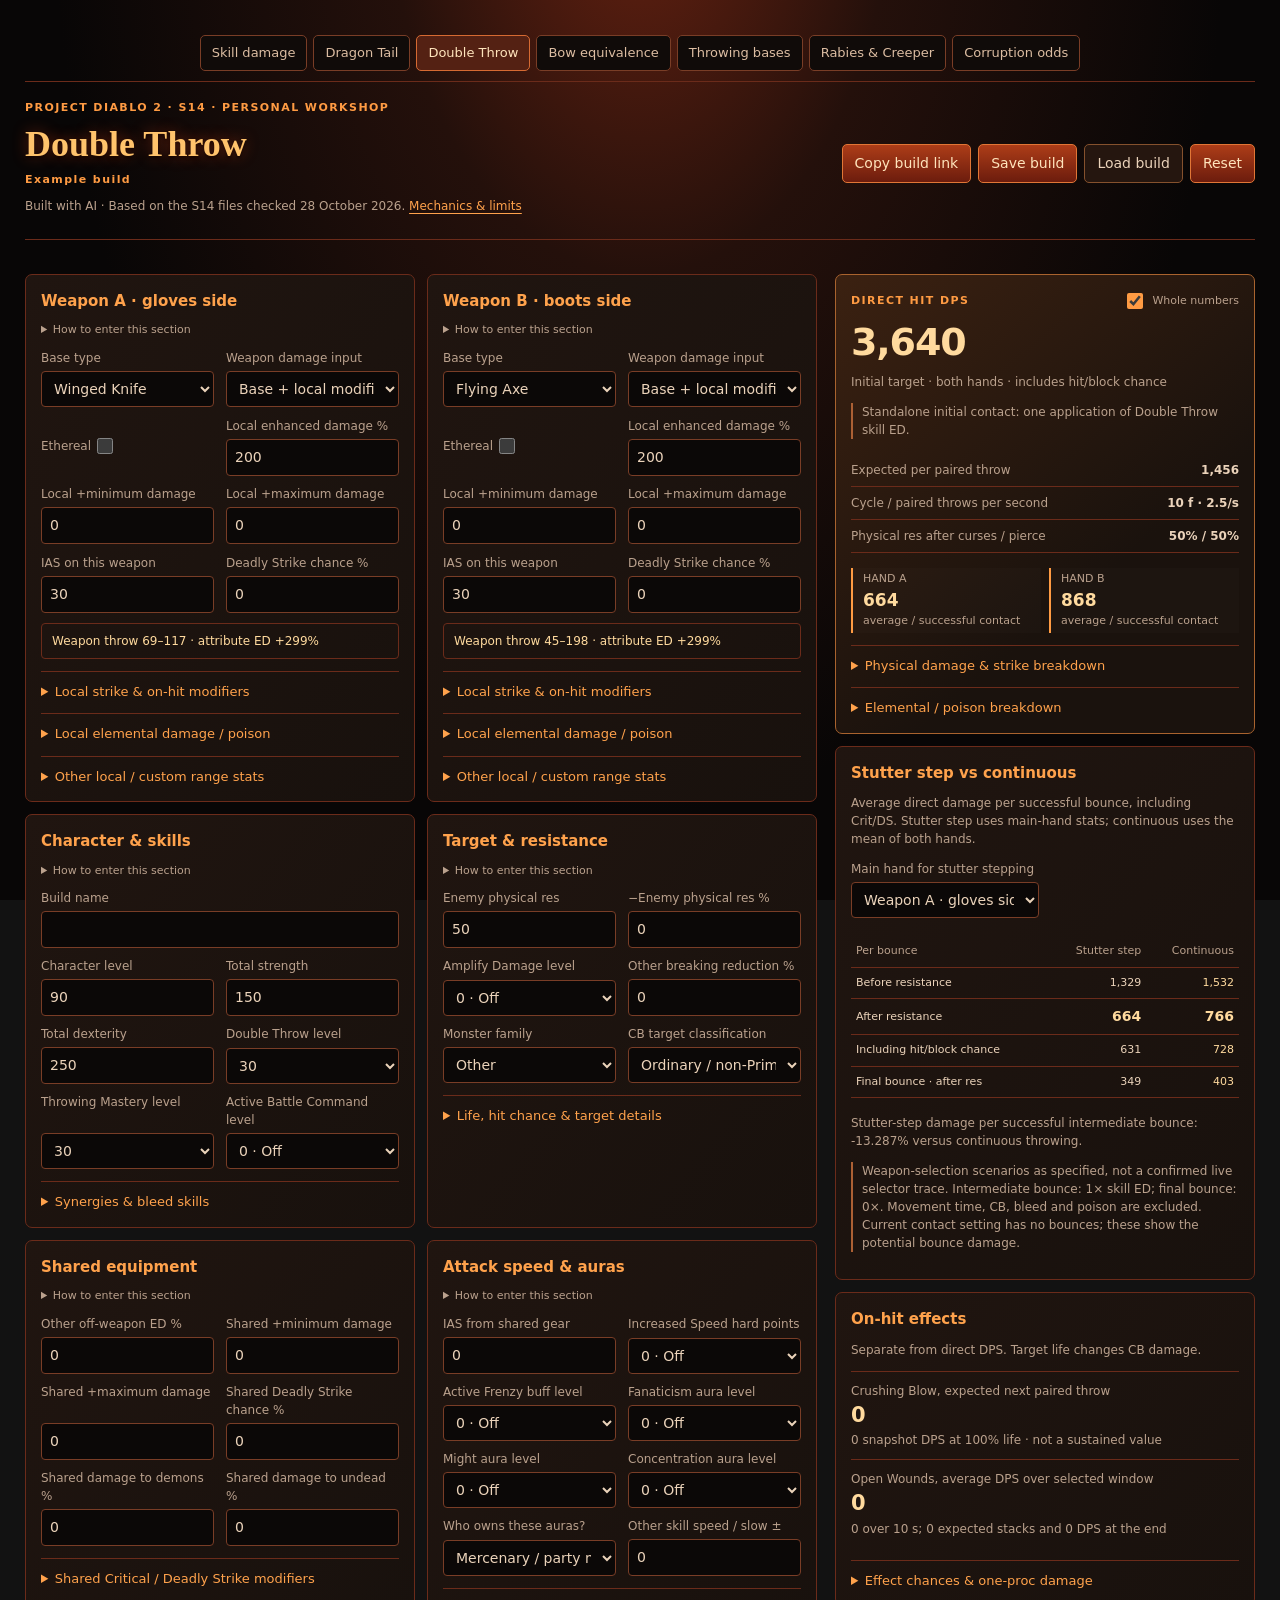
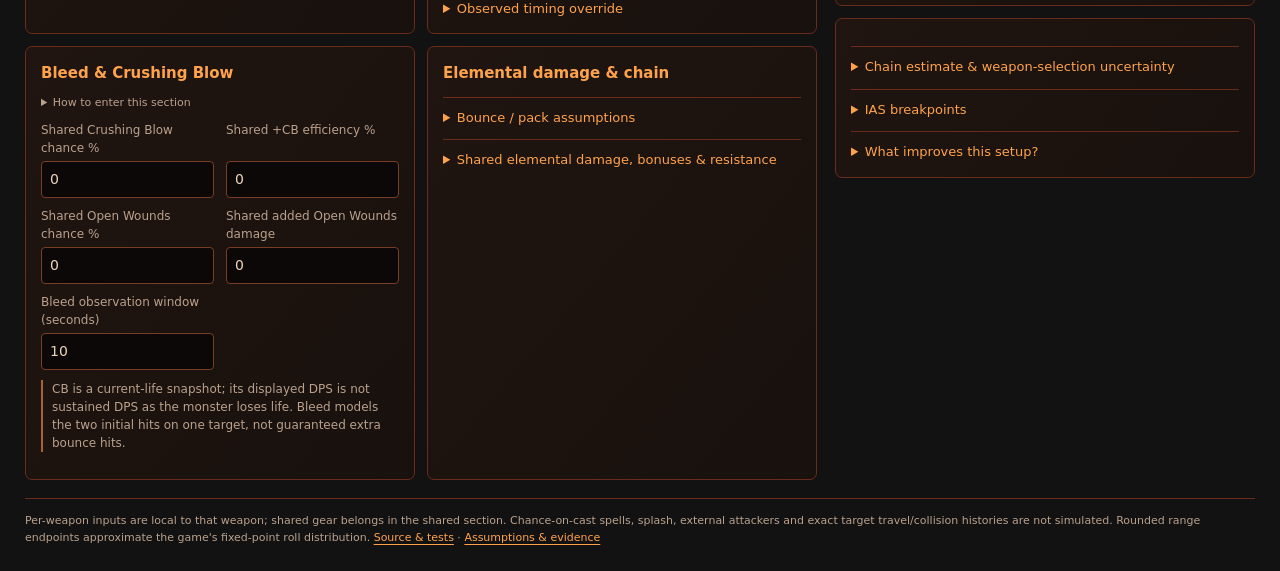
<file: index.html>
<!doctype html><html lang="en"><head><meta charset="utf-8"><meta name="viewport" content="width=device-width,initial-scale=1"><meta name="description" content="Personal S14 PD2 Double Throw calculator: two weapons, ethereal damage, local modifiers, IAS, crit, Deadly Strike, Open Wounds and Crushing Blow."><title>PD2 · Double Throw workshop</title><link rel="stylesheet" href="style.css?v=3"><link rel="stylesheet" href="calculator-suite.css?v=20261109"></head><body><main><nav class="calculator-nav" aria-label="PD2 calculators"><a href="https://fvmpd2.github.io/pd2-skill-calc/">Skill damage</a><a href="https://fvmpd2.github.io/pd2-dragon-tail-calculator/">Dragon Tail</a><a href="https://fvmpd2.github.io/pd2-double-throw-calculator/" aria-current="page">Double Throw</a><a href="https://fvmpd2.github.io/pd2-skill-calc/bow-equivalence/">Bow equivalence</a><a href="https://fvmpd2.github.io/pd2-skill-calc/throw-base-equivalence/">Throwing bases</a><a href="https://fvmpd2.github.io/pd2-skill-calc/rabies-calculator/">Rabies &amp; Creeper</a><a href="https://fvmpd2.github.io/pd2-skill-calc/corruption-odds/">Corruption odds</a></nav>
<header><div><p class="eyebrow">PROJECT DIABLO 2 · S14 · PERSONAL WORKSHOP</p><h1>Double Throw</h1><p id="buildLabel" class="eyebrow">Example build</p><p class="muted">Built with AI · Based on the S14 files checked 28 October 2026. <a href="MECHANICS.md">Mechanics &amp; limits</a></p></div><div class="actions"><button id="share">Copy build link</button><button id="save">Save build</button><label class="file">Load build<input type="file" id="load" accept=".json,application/json"></label><button id="reset">Reset</button></div></header>
<p id="status" role="status"></p><div id="error" role="alert" hidden></div>
<div class="workspace"><form id="build" novalidate><div class="weapon-pair" id="weapons"></div><div class="settings"><section id="character"><h2>Character &amp; skills</h2></section><section id="target"><h2>Target &amp; resistance</h2></section><section id="gear"><h2>Shared equipment</h2></section><section id="timing"><h2>Attack speed &amp; auras</h2></section><section id="effects"><h2>Bleed &amp; Crushing Blow</h2></section><section id="extra"><h2>Elemental damage &amp; chain</h2></section></div></form>
<aside><section class="hero" aria-live="polite"><div class="result-head"><p class="eyebrow">DIRECT HIT DPS</p><label class="check"><input type="checkbox" id="whole" checked> Whole numbers</label></div><strong id="dps" class="big">—</strong><p class="muted">Initial target · both hands · includes hit/block chance</p><p class="muted assumption" id="phaseNote"></p><div class="metrics"><div><span>Expected per paired throw</span><strong id="pair">—</strong></div><div><span>Cycle / paired throws per second</span><strong id="speed">—</strong></div><div><span>Physical res after curses / pierce</span><strong id="res">—</strong></div></div><div id="handCards" class="hand-results"></div>
<details><summary>Physical damage &amp; strike breakdown</summary><div class="scroll"><table><thead><tr><th>Per successful contact</th><th>Hand A</th><th>Hand B</th></tr></thead><tbody id="damageRows"></tbody></table></div><p id="damageNotes" class="muted"></p></details>
<details><summary>Elemental / poison breakdown</summary><div id="elementResults"></div><p class="muted">Poison is separate damage over time. Reapplications refresh poison; do not multiply poison's full-duration damage by throw rate.</p></details>
</section>
<section id="playstyles"><h2>Stutter step vs continuous</h2><p class="muted">Average direct damage per successful bounce, including Crit/DS. Stutter step uses main-hand stats; continuous uses the mean of both hands.</p><div id="playstyleControls"></div><div class="scroll"><table><thead><tr><th>Per bounce</th><th>Stutter step</th><th>Continuous</th></tr></thead><tbody id="playstyleRows"></tbody></table></div><p id="playstyleDifference" class="muted"></p><p id="playstyleNote" class="muted assumption"></p></section>
<section class="effects-output"><h2>On-hit effects</h2><p class="muted">Separate from direct DPS. Target life changes CB damage.</p><div class="effect"><span>Crushing Blow, expected next paired throw</span><strong id="cb">—</strong><small id="cbNote"></small></div><div class="effect"><span>Open Wounds, average DPS over selected window</span><strong id="ow">—</strong><small id="owNote"></small></div><details><summary>Effect chances &amp; one-proc damage</summary><div id="effectRows"></div></details></section>
<section><details><summary>Chain estimate &amp; weapon-selection uncertainty</summary><p class="muted">Pack total, not damage to one monster. Each stream can contact at most the listed count. Bounce hand choice is an assumption; static code suggests the current animation can change it.</p><div id="chainSummary"></div><div class="scroll"><table><thead><tr><th>Contact / stream</th><th>Skill ED copies</th><th>Both streams' direct damage</th></tr></thead><tbody id="chainRows"></tbody></table></div><p class="muted">The audited ED redistribution is a static-code prediction awaiting a controlled live damage test. Use “Uniform skill ED” to compare the intended-looking alternative. Misses and target availability may terminate chains; the total assumes every selected contact is reached.</p></details><details><summary>IAS breakpoints</summary><p id="iasNote" class="muted"></p><div class="scroll"><table><thead><tr><th>Other-gear IAS</th><th>Pair frames</th></tr></thead><tbody id="iasRows"></tbody></table></div></details><details><summary>What improves this setup?</summary><div id="compare"></div></details></section>
</aside></div><footer>Per-weapon inputs are local to that weapon; shared gear belongs in the shared section. Chance-on-cast spells, splash, external attackers and exact target travel/collision histories are not simulated. Rounded range endpoints approximate the game's fixed-point roll distribution. <a href="https://github.com/fvmpd2/pd2-double-throw-calculator">Source &amp; tests</a> · <a href="MECHANICS.md">Assumptions &amp; evidence</a></footer></main><script src="gamedata.js?v=3"></script><script src="engine.js?v=3"></script><script src="app.js?v=3"></script></body></html>
</file>
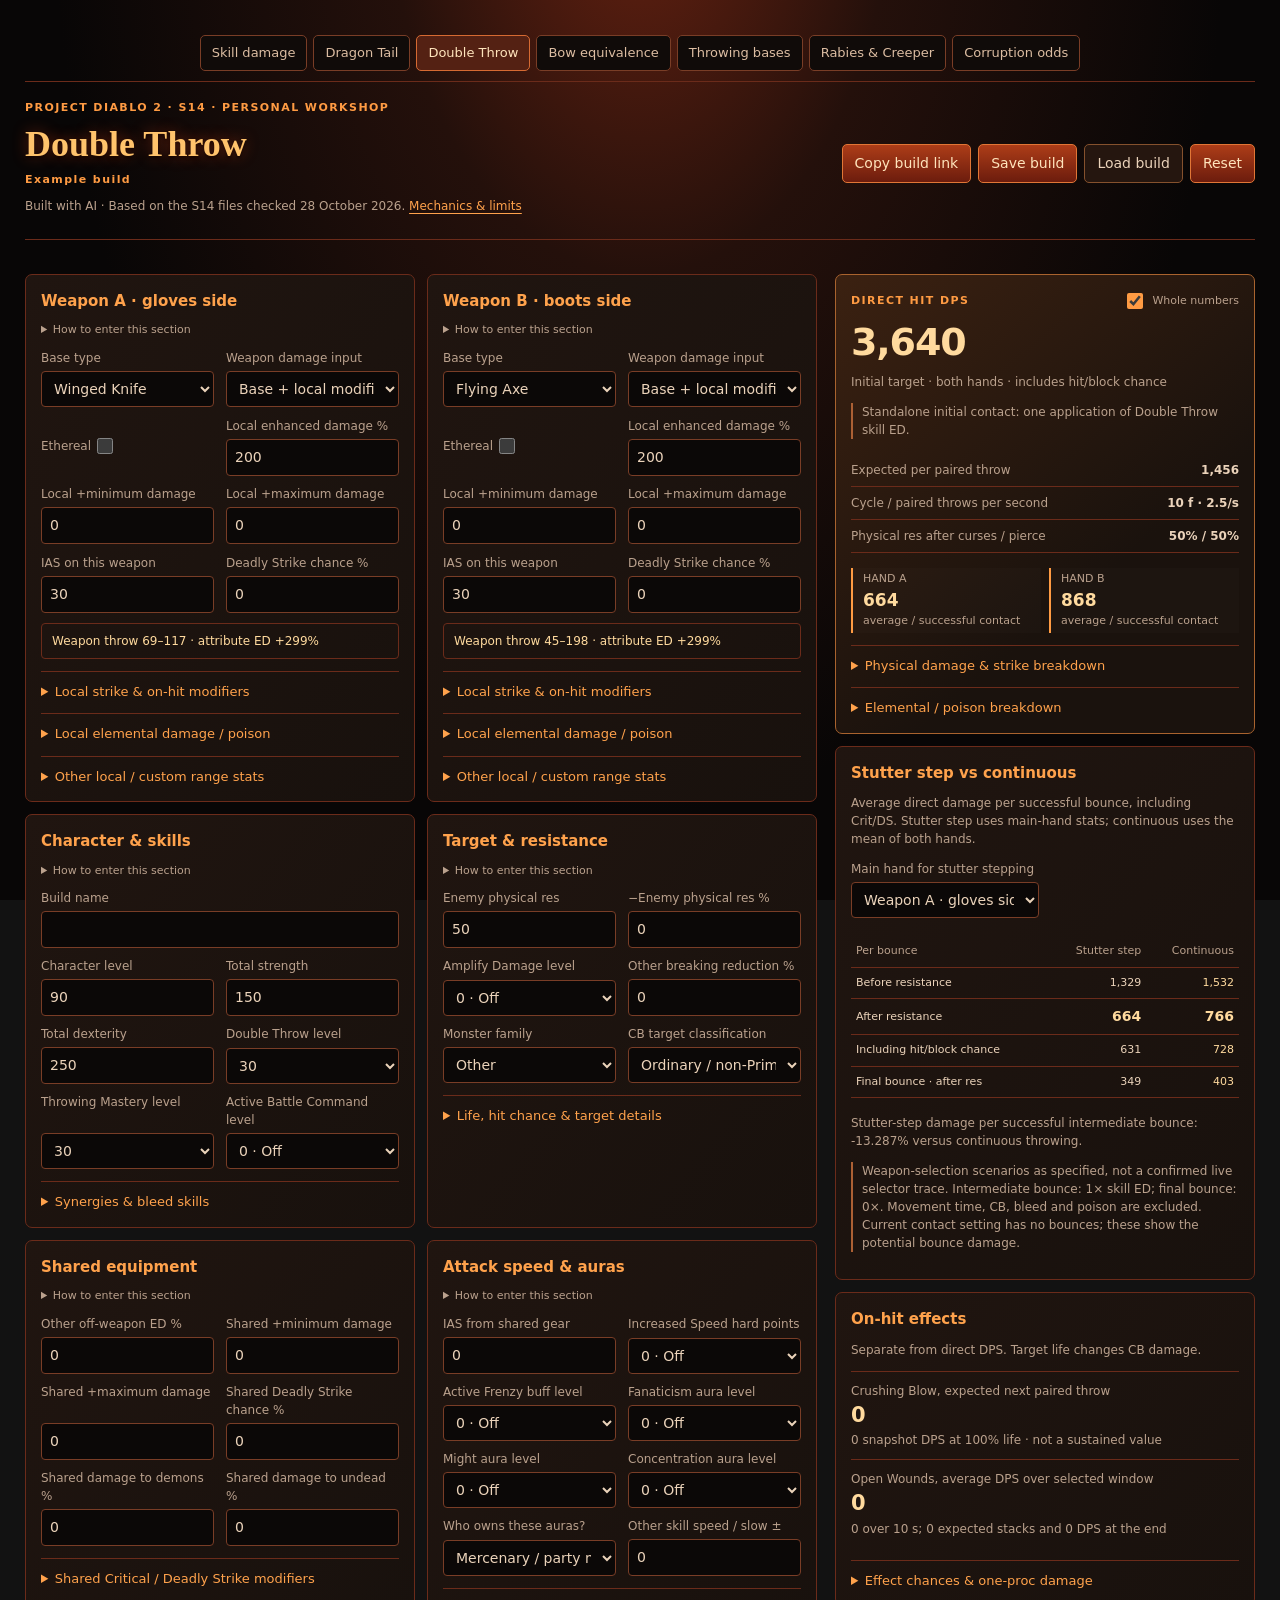
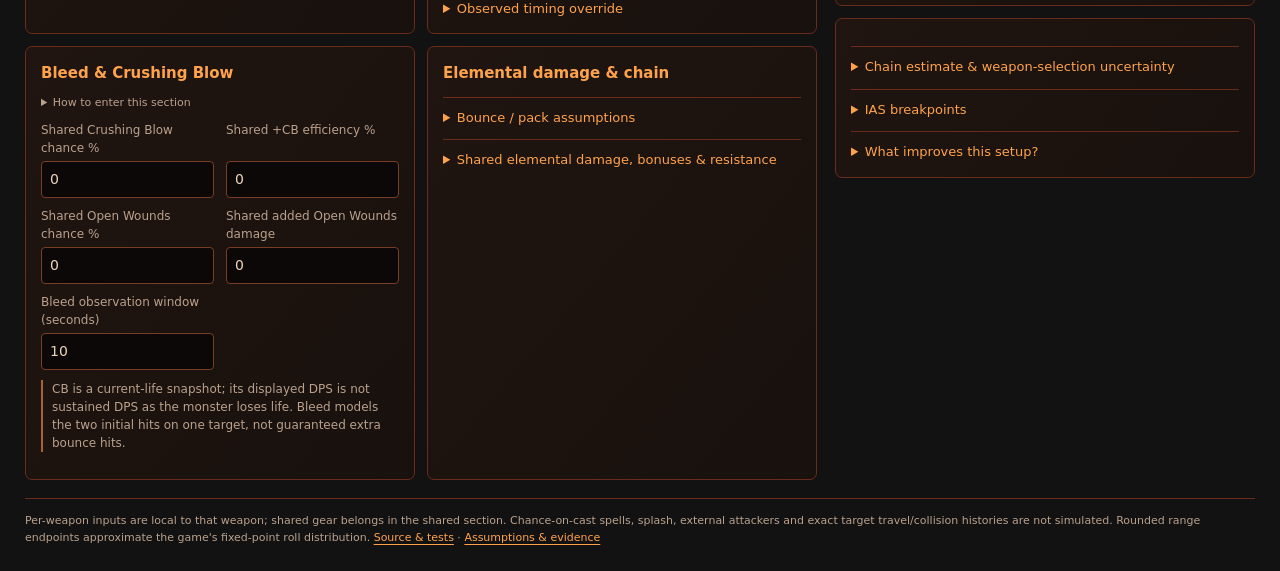
<file: standalone.html>
<!doctype html><html lang="en"><head><meta charset="utf-8"><meta name="viewport" content="width=device-width,initial-scale=1"><meta name="description" content="Personal S14 PD2 Double Throw calculator: two weapons, ethereal damage, local modifiers, IAS, crit, Deadly Strike, Open Wounds and Crushing Blow."><title>PD2 · Double Throw workshop</title><style>:root{color-scheme:dark;--bg:#100a07;--panel:#1c130f;--line:#56301f;--text:#e9d8c3;--muted:#b69b85;--accent:#ffa456;--gold:#f4cf90}*{box-sizing:border-box}body{margin:0;background:radial-gradient(ellipse at 40% 0,#321307,transparent 50%),var(--bg);font:14px/1.5 system-ui,-apple-system,sans-serif;color:var(--text)}main{max-width:1580px;padding:25px;margin:auto}header{display:flex;align-items:center;justify-content:space-between;gap:16px;border-bottom:1px solid var(--line);padding-bottom:12px}h1{font:600 36px/1.1 Georgia,serif;margin:8px 0}h2{font-size:15px;color:var(--accent);margin:0 0 10px}h3{font-size:13px;color:var(--gold);margin:8px 0}.eyebrow{font-size:11px;letter-spacing:.13em;color:var(--accent);font-weight:700;margin:0}.muted,small{color:var(--muted);font-size:12px}.muted{margin:8px 0 12px}a{color:var(--gold);text-underline-offset:3px}.actions{display:flex;gap:7px;flex-wrap:wrap}button,.file{background:#25160f;border:1px solid #85512d;color:var(--text);font:inherit;padding:8px 12px;border-radius:5px;cursor:pointer}.file{position:relative;display:block}.file input{position:absolute;inset:0;width:100%;opacity:0;cursor:pointer}button:hover{border-color:var(--accent)}input,select{color:var(--text);font:inherit;font-size:14px;background:#100b08;border:1px solid #684832;padding:7px 8px;border-radius:4px;min-height:36px;width:100%;min-width:0}input:focus,select:focus,button:focus-visible,summary:focus-visible,.file:focus-within{outline:2px solid var(--accent);outline-offset:2px}label{display:flex;flex-direction:column;gap:4px;font-size:12px;color:var(--muted);min-width:0}.fields{display:grid;grid-template-columns:repeat(2,minmax(0,1fr));gap:9px 12px;margin:10px 0}.fields>label>input,.fields>label>select{margin-top:auto}.check{display:flex;flex-direction:row;align-items:center;gap:6px}.check input{width:16px;min-height:16px;accent-color:#f38c36}.workspace{display:grid;grid-template-columns:minmax(0,1fr) 420px;gap:18px;align-items:start}.weapon-pair,.settings{display:grid;grid-template-columns:repeat(2,minmax(0,1fr));gap:12px}.settings{margin-top:12px}section{background:linear-gradient(130deg,#201510,#18110d);border:1px solid var(--line);border-radius:7px;padding:15px;min-width:0}aside{position:sticky;top:12px;display:grid;gap:12px}.hero{border-color:#a9632e;background:linear-gradient(140deg,#3b2111,#1a120d 65%)}.result-head{display:flex;justify-content:space-between;align-items:center;gap:6px}.result-head .check{font-size:11px}.big{font-size:38px;letter-spacing:-.03em;color:var(--gold);font-weight:700;display:block;margin:8px 0 0;line-height:1.2}strong{font-variant-numeric:tabular-nums}.metrics{margin:15px 0}.metrics>div,.row{display:flex;justify-content:space-between;gap:15px;font-size:12px;padding:7px 0;border-bottom:1px solid var(--line)}.metrics span{color:var(--muted)}.metrics strong,.row strong{text-align:right}.hand-results{display:grid;grid-template-columns:1fr 1fr;gap:8px}.hand-results>div{border-left:2px solid var(--accent);padding:3px 10px;background:#ffffff03}.hand-results strong{display:block;color:var(--gold);font-size:17px}.hand-results small{display:block;font-size:11px}details{border-top:1px solid var(--line);margin-top:12px;padding-top:10px}summary{font-size:13px;cursor:pointer;color:var(--accent)}.help{border:0;margin:0 0 8px;padding:0}.help summary{font-size:11px;color:var(--muted)}.help p{margin:7px 0}.weapon-total{padding:8px 10px;border:1px solid var(--line);color:var(--gold);border-radius:4px;font-size:12px;margin:7px 0}.scroll{overflow-x:auto}table{border-collapse:collapse;width:100%;font-size:11px;text-align:left;margin:8px 0}th,td{padding:7px 5px;border-bottom:1px solid var(--line)}th{font-weight:500;color:var(--muted)}td:not(:first-child),th:not(:first-child){text-align:right}td:last-child{color:var(--gold)}.effect{padding:10px 0;border-top:1px solid var(--line)}.effect>span,.effect>small{display:block}.effect>span{font-size:12px;color:var(--muted)}.effect>strong{font-size:21px;color:var(--gold)}#status{margin:8px 0;font-size:12px;min-height:18px;color:var(--gold)}#error{padding:12px;background:#46190d;border:1px solid #df7950;margin-bottom:12px;color:#ffcbab}.assumption{border-left:2px solid #ac6034;padding-left:9px}footer{border-top:1px solid var(--line);margin-top:18px;padding-top:14px;font-size:11px;color:var(--muted)}[hidden]{display:none!important}@media(max-width:1150px){.workspace{grid-template-columns:minmax(0,1fr) 350px}main{padding:18px}.weapon-pair,.settings{grid-template-columns:1fr}}@media(max-width:760px){.workspace{grid-template-columns:1fr}aside{position:static}header{display:block}.actions{margin-top:12px}.weapon-pair,.settings{grid-template-columns:1fr}input,select{font-size:16px;min-height:42px}main{padding:14px}.big{font-size:34px}}@media(max-width:350px){.fields{grid-template-columns:1fr}}

.fields>.check>input{margin:0}.fields>.check{align-self:center}.result-head .check{white-space:nowrap}

#playstyleRows tr:nth-child(2) td:not(:first-child){color:var(--gold);font-weight:700;font-size:14px}

.fields>label:has(input[name="buildName"]){grid-column:1/-1}#buildLabel{margin:7px 0}
</style><style>/* Shared PD2 Damage Calculator palette and calculator navigation. */
:root{color-scheme:dark;--bg:#080606;--panel:#17100e;--border:#6b2b1a;--edge:#6b2b1a;--line:#6b2b1a;--input:#0b0807;--text:#ebd3ba;--muted:#baa18d;--orange:#ff9b43;--accent:#ff9b43;--gold:#ffda9e}
body{color:var(--text);background:radial-gradient(ellipse at 50% -15%,#692211 0%,#24100b 28%,#080606 65%);background-attachment:fixed}
h1{color:#ffc36c;text-shadow:0 0 15px #fc4a1c66,0 2px 3px #000}h2,h3,summary,a{color:#ffa24c}
.panel,.card,section.results{background:linear-gradient(135deg,#24140f,#100c0b 65%);border-color:#6b2b1a;box-shadow:inset 0 1px 0 #f5762720,0 3px 12px #0008}
input,select,textarea{background:#0b0807;border-color:#793d26;color:#ebd3ba}input:focus,select:focus,textarea:focus{outline-color:#ff8b39;box-shadow:0 0 8px #ff4f1b33}input[type=checkbox],input[type=radio]{accent-color:#ff9b43}
button{background:linear-gradient(#ad3d18,#6c1c0d);border-color:#e17636;color:#ffe4bc}button.secondary{background:linear-gradient(#34201a,#1b100d);border-color:#8e442c}
p,small,.muted{color:var(--muted)}td strong,.result{color:#ffda9e}th{color:var(--muted)}td,th{border-color:var(--border)}tr.selected{background:#3a2015}
.calculator-nav{display:flex;justify-content:center;align-items:center;flex-wrap:wrap;gap:6px;margin:0 auto 18px;padding:10px 0;border-bottom:1px solid #6b2b1a;font:13px/1.4 system-ui,-apple-system,sans-serif;letter-spacing:0;text-align:center}
.calculator-nav a{display:block;white-space:nowrap;padding:8px 11px;border:1px solid #793d26;border-radius:5px;background:#100b09;color:#dcbda2;text-decoration:none;font-weight:500;min-height:36px;box-sizing:border-box}
.calculator-nav a:hover{background:#3a1b10;color:#ffe4bc;border-color:#e17636}.calculator-nav a[aria-current=page]{color:#ffe4bc;background:#542113;border-color:#d66a32}.calculator-nav a:focus-visible{outline:2px solid #ff9b43;outline-offset:2px}
@media(max-width:600px){body{background-attachment:scroll}.calculator-nav{justify-content:flex-start;gap:5px}.calculator-nav a{font-size:12px;padding:9px;min-height:40px}}
</style></head><body><main><nav class="calculator-nav" aria-label="PD2 calculators"><a href="https://fvmpd2.github.io/pd2-skill-calc/">Skill damage</a><a href="https://fvmpd2.github.io/pd2-dragon-tail-calculator/">Dragon Tail</a><a href="https://fvmpd2.github.io/pd2-double-throw-calculator/" aria-current="page">Double Throw</a><a href="https://fvmpd2.github.io/pd2-skill-calc/bow-equivalence/">Bow equivalence</a><a href="https://fvmpd2.github.io/pd2-skill-calc/throw-base-equivalence/">Throwing bases</a><a href="https://fvmpd2.github.io/pd2-skill-calc/rabies-calculator/">Rabies &amp; Creeper</a><a href="https://fvmpd2.github.io/pd2-skill-calc/corruption-odds/">Corruption odds</a></nav>
<header><div><p class="eyebrow">PROJECT DIABLO 2 · S14 · PERSONAL WORKSHOP</p><h1>Double Throw</h1><p id="buildLabel" class="eyebrow">Example build</p><p class="muted">Built with AI · Based on the S14 files checked 28 October 2026. <a href="MECHANICS.md">Mechanics &amp; limits</a></p></div><div class="actions"><button id="share">Copy build link</button><button id="save">Save build</button><label class="file">Load build<input type="file" id="load" accept=".json,application/json"></label><button id="reset">Reset</button></div></header>
<p id="status" role="status"></p><div id="error" role="alert" hidden></div>
<div class="workspace"><form id="build" novalidate><div class="weapon-pair" id="weapons"></div><div class="settings"><section id="character"><h2>Character &amp; skills</h2></section><section id="target"><h2>Target &amp; resistance</h2></section><section id="gear"><h2>Shared equipment</h2></section><section id="timing"><h2>Attack speed &amp; auras</h2></section><section id="effects"><h2>Bleed &amp; Crushing Blow</h2></section><section id="extra"><h2>Elemental damage &amp; chain</h2></section></div></form>
<aside><section class="hero" aria-live="polite"><div class="result-head"><p class="eyebrow">DIRECT HIT DPS</p><label class="check"><input type="checkbox" id="whole" checked> Whole numbers</label></div><strong id="dps" class="big">—</strong><p class="muted">Initial target · both hands · includes hit/block chance</p><p class="muted assumption" id="phaseNote"></p><div class="metrics"><div><span>Expected per paired throw</span><strong id="pair">—</strong></div><div><span>Cycle / paired throws per second</span><strong id="speed">—</strong></div><div><span>Physical res after curses / pierce</span><strong id="res">—</strong></div></div><div id="handCards" class="hand-results"></div>
<details><summary>Physical damage &amp; strike breakdown</summary><div class="scroll"><table><thead><tr><th>Per successful contact</th><th>Hand A</th><th>Hand B</th></tr></thead><tbody id="damageRows"></tbody></table></div><p id="damageNotes" class="muted"></p></details>
<details><summary>Elemental / poison breakdown</summary><div id="elementResults"></div><p class="muted">Poison is separate damage over time. Reapplications refresh poison; do not multiply poison's full-duration damage by throw rate.</p></details>
</section>
<section id="playstyles"><h2>Stutter step vs continuous</h2><p class="muted">Average direct damage per successful bounce, including Crit/DS. Stutter step uses main-hand stats; continuous uses the mean of both hands.</p><div id="playstyleControls"></div><div class="scroll"><table><thead><tr><th>Per bounce</th><th>Stutter step</th><th>Continuous</th></tr></thead><tbody id="playstyleRows"></tbody></table></div><p id="playstyleDifference" class="muted"></p><p id="playstyleNote" class="muted assumption"></p></section>
<section class="effects-output"><h2>On-hit effects</h2><p class="muted">Separate from direct DPS. Target life changes CB damage.</p><div class="effect"><span>Crushing Blow, expected next paired throw</span><strong id="cb">—</strong><small id="cbNote"></small></div><div class="effect"><span>Open Wounds, average DPS over selected window</span><strong id="ow">—</strong><small id="owNote"></small></div><details><summary>Effect chances &amp; one-proc damage</summary><div id="effectRows"></div></details></section>
<section><details><summary>Chain estimate &amp; weapon-selection uncertainty</summary><p class="muted">Pack total, not damage to one monster. Each stream can contact at most the listed count. Bounce hand choice is an assumption; static code suggests the current animation can change it.</p><div id="chainSummary"></div><div class="scroll"><table><thead><tr><th>Contact / stream</th><th>Skill ED copies</th><th>Both streams' direct damage</th></tr></thead><tbody id="chainRows"></tbody></table></div><p class="muted">The audited ED redistribution is a static-code prediction awaiting a controlled live damage test. Use “Uniform skill ED” to compare the intended-looking alternative. Misses and target availability may terminate chains; the total assumes every selected contact is reached.</p></details><details><summary>IAS breakpoints</summary><p id="iasNote" class="muted"></p><div class="scroll"><table><thead><tr><th>Other-gear IAS</th><th>Pair frames</th></tr></thead><tbody id="iasRows"></tbody></table></div></details><details><summary>What improves this setup?</summary><div id="compare"></div></details></section>
</aside></div><footer>Per-weapon inputs are local to that weapon; shared gear belongs in the shared section. Chance-on-cast spells, splash, external attackers and exact target travel/collision histories are not simulated. Rounded range endpoints approximate the game's fixed-point roll distribution. <a href="https://github.com/fvmpd2/pd2-double-throw-calculator">Source &amp; tests</a> · <a href="MECHANICS.md">Assumptions &amp; evidence</a></footer></main><script>(function(r){const d={"weapons":[{"code":"tkf","name":"Throwing Knife","min":4,"max":5,"str":75,"dex":75,"wsm":0},{"code":"tax","name":"Throwing Axe","min":7,"max":8,"str":75,"dex":75,"wsm":10},{"code":"bkf","name":"Balanced Knife","min":6,"max":11,"str":75,"dex":75,"wsm":-20},{"code":"bal","name":"Balanced Axe","min":12,"max":15,"str":75,"dex":75,"wsm":-10},{"code":"jav","name":"Javelin","min":6,"max":10,"str":75,"dex":75,"wsm":-10},{"code":"pil","name":"Pilum","min":7,"max":20,"str":75,"dex":75,"wsm":0},{"code":"ssp","name":"Short Spear","min":10,"max":22,"str":75,"dex":75,"wsm":10},{"code":"glv","name":"Glaive","min":16,"max":22,"str":75,"dex":75,"wsm":20},{"code":"tsp","name":"Throwing Spear","min":12,"max":30,"str":75,"dex":75,"wsm":-10},{"code":"9tk","name":"Battle Dart","min":14,"max":30,"str":75,"dex":75,"wsm":0},{"code":"9ta","name":"Francisca","min":22,"max":41,"str":75,"dex":75,"wsm":10},{"code":"9bk","name":"War Dart","min":17,"max":34,"str":75,"dex":75,"wsm":-20},{"code":"9b8","name":"Hurlbat","min":24,"max":34,"str":75,"dex":75,"wsm":-10},{"code":"9ja","name":"War Javelin","min":18,"max":40,"str":75,"dex":75,"wsm":-10},{"code":"9pi","name":"Great Pilum","min":17,"max":52,"str":75,"dex":75,"wsm":0},{"code":"9s9","name":"Simbilan","min":34,"max":58,"str":75,"dex":75,"wsm":10},{"code":"9gl","name":"Spiculum","min":32,"max":65,"str":75,"dex":75,"wsm":20},{"code":"9ts","name":"Harpoon","min":23,"max":59,"str":75,"dex":75,"wsm":-10},{"code":"7tk","name":"Flying Knife","min":23,"max":54,"str":75,"dex":75,"wsm":0},{"code":"7ta","name":"Flying Axe","min":15,"max":66,"str":75,"dex":75,"wsm":10},{"code":"7bk","name":"Winged Knife","min":23,"max":39,"str":75,"dex":75,"wsm":-20},{"code":"7b8","name":"Winged Axe","min":7,"max":60,"str":75,"dex":75,"wsm":-10},{"code":"7ja","name":"Hyperion Javelin","min":28,"max":55,"str":75,"dex":75,"wsm":-10},{"code":"7pi","name":"Stygian Pilum","min":21,"max":75,"str":75,"dex":75,"wsm":0},{"code":"7s7","name":"Balrog Spear","min":40,"max":62,"str":75,"dex":75,"wsm":10},{"code":"7gl","name":"Ghost Glaive","min":30,"max":78,"str":75,"dex":75,"wsm":20},{"code":"7ts","name":"Winged Harpoon","min":11,"max":77,"str":75,"dex":75,"wsm":-10}],"skills":{"140":{"name":"Double Throw","p":[45,8,15,0,3,3,0,6],"emin":0,"minsteps":[0,0,0,0,0],"emax":0,"steps":[0,0,0,0,0]},"135":{"name":"Throwing Mastery","p":[30,10,30,5,0,35,0,0],"emin":0,"minsteps":[0,0,0,0,0],"emax":0,"steps":[0,0,0,0,0]},"368":{"name":"Deep Wounds","p":[5,1,0,0,0,0,0,4],"emin":0,"minsteps":[0,0,0,0,0],"emax":80,"steps":[20,28,36,44,52]},"155":{"name":"Battle Command","p":[125,250,20,3,0,0,0,125],"emin":0,"minsteps":[0,0,0,0,0],"emax":0,"steps":[0,0,0,0,0]},"147":{"name":"Frenzy","p":[25,25,0,45,0,50,375,20],"emin":0,"minsteps":[0,0,0,0,0],"emax":0,"steps":[0,0,0,0,0]},"148":{"name":"Increased Speed","p":[7,50,0,0,0,0,0,0],"emin":0,"minsteps":[0,0,0,0,0],"emax":0,"steps":[0,0,0,0,0]},"122":{"name":"Fanaticism","p":[20,3,10,40,50,15,0,0],"emin":0,"minsteps":[0,0,0,0,0],"emax":0,"steps":[0,0,0,0,0]},"98":{"name":"Might","p":[20,3,0,0,0,0,0,0],"emin":40,"minsteps":[20,20,20,20,20],"emax":0,"steps":[0,0,0,0,0]},"113":{"name":"Concentration","p":[20,3,60,15,15,0,0,0],"emin":0,"minsteps":[0,0,0,0,0],"emax":0,"steps":[0,0,0,0,0]},"66":{"name":"AmpDmg","p":[9,1,150,5,14,1,0,0],"emin":0,"minsteps":[0,0,0,0,0],"emax":0,"steps":[0,0,0,0,0]},"146":{"name":"Battle Cry","p":[300,0,15,1,4,0,0,0],"emin":0,"minsteps":[0,0,0,0,0],"emax":0,"steps":[0,0,0,0,0]},"442":{"name":"AmpDmg Proc","p":[14,1,150,5,14,1,0,0],"emin":0,"minsteps":[0,0,0,0,0],"emax":0,"steps":[0,0,0,0,0]}}};if(typeof module!=="undefined")module.exports=d;else r.ThrowData=d;})(globalThis);
</script><script>/* Pure calculation model. Audited S14 assumptions and limits: MECHANICS.md. */
(function(root){'use strict';
const D=typeof module!=='undefined'?require('./gamedata.js'):root.ThrowData,T=Math.trunc,C=(n,a,b)=>Math.max(a,Math.min(b,n));
const dm=(l,a,b)=>l>0?Math.min(b,a+T(T(110*l/(l+6))*(b-a)/100)):0;
const ln=(id,l,a=0,b=1)=>l>0?D.skills[id].p[a]+(l-1)*D.skills[id].p[b]:0;
function tier(base,steps,l){let n=Math.max(0,l-1),v=base;for(const [i,size]of [7,8,6,6,1000].entries()){const k=Math.min(n,size);v+=k*steps[i];n-=k;}return l>0?v:0;}
const defaults={buildName:'',clvl:90,str:150,dex:250,skill:30,mastery:30,swing:20,frenzyHard:20,deep:0,grim:0,bc:0,
 ed:0,flatMin:0,flatMax:0,demonEd:0,undeadEd:0,cs:0,ds:0,maxDs:0,cm:0,dm:0,cb:0,cbEff:0,ow:0,bleed:0,
 gearIas:0,incSpeed:0,frenzy:0,fana:0,might:0,conc:0,auraOwner:'party',otherSpeed:0,speedMode:'auto',frames:10,
 physRes:50,physPierce:0,amp:0,curseMastery:0,breaking:0,targetType:'other',boss:'normal',hp:100000,hpPct:100,players:1,
 hitMode:'manual',hit:95,ar:5000,arPct:0,targetDef:1000,targetLevel:85,block:0,flatDR:0,magicDR:0,window:10,
 contacts:1,ordering:'audit',bounceHand:'stream',mainHand:'a',poisonDps:0,poisonSeconds:0,poisonRes:0,plr:0,poisonPierce:0};
for(const e of ['fire','cold','light','magic'])for(const [k,v]of Object.entries({Min:0,Max:0,Bonus:0,Res:0,Pierce:0}))defaults[e+k]=v;
for(const hand of ['a','b'])Object.assign(defaults,{[hand+'Base']:hand==='a'?'7bk':'7ta',[hand+'Mode']:'base',[hand+'Eth']:false,[hand+'Ed']:200,[hand+'LocalMin']:0,[hand+'LocalMax']:0,[hand+'MaxPerLevel']:0,[hand+'ShownMin']:100,[hand+'ShownMax']:200,[hand+'Wsm']:D.weapons.find(w=>w.code===(hand==='a'?'7bk':'7ta')).wsm,[hand+'StrCoeff']:75,[hand+'DexCoeff']:75,[hand+'Ias']:30,[hand+'Cs']:0,[hand+'Ds']:0,[hand+'MaxDs']:0,[hand+'Cm']:0,[hand+'Dm']:0,[hand+'Cb']:0,[hand+'CbEff']:0,[hand+'Ow']:0,[hand+'Bleed']:0,[hand+'Pierce']:0,[hand+'DemonEd']:0,[hand+'UndeadEd']:0,[hand+'FlatEd']:0,[hand+'Ar']:0,[hand+'ArPct']:0,[hand+'PoisonDps']:0,[hand+'PoisonSeconds']:0});
for(const h of ['a','b'])for(const e of ['fire','cold','light','magic']){defaults[h+e+'Min']=0;defaults[h+e+'Max']=0;}
function clean(input){const s={...defaults};for(const k of Object.keys(s)){if(input[k]===undefined)continue;if(typeof s[k]==='number'){s[k]=Number(input[k]);if(!Number.isFinite(s[k])||Math.abs(s[k])>1e9)throw Error('Enter a finite, reasonable value for '+k+'.');}else if(typeof s[k]==='boolean')s[k]=input[k]===true||input[k]==='true';else s[k]=String(input[k]);}
for(const k of ['clvl','skill','mastery','swing','frenzyHard','deep','grim','bc','incSpeed','frenzy','fana','might','conc','amp','curseMastery']){const max=['swing','frenzyHard','grim','incSpeed','curseMastery'].includes(k)?20:k==='clvl'?99:100;if(s[k]<0||s[k]>max||!Number.isInteger(s[k]))throw Error(k+' must be a whole number from 0 to '+max+'.');}
if(s.skill<1||s.clvl<1)throw Error('Character and Double Throw levels must be at least 1.');
for(const k of ['flatMin','flatMax','gearIas','hp','ar','targetDef','poisonDps','poisonSeconds','flatDR','magicDR','bleed'])if(s[k]<0)throw Error(k+' cannot be negative.');
if(s.hp<=0||s.frames<1||s.frames>200||s.window<1||s.window>60||s.players<1||s.players>8||!Number.isInteger(s.players)||!Number.isInteger(s.frames)||s.hpPct<=0||s.hpPct>100||s.targetLevel<1)throw Error('Check target life, life %, players (1–8), timing (1–200 frames) and window (1–60 seconds).');
for(const k of ['physPierce','breaking','poisonPierce',...['fire','cold','light','magic'].map(e=>e+'Pierce')])s[k]=Math.abs(s[k]);
if(!['normal','prime','special'].includes(s.boss)||!['audit','uniform'].includes(s.ordering)||!['stream','a','b'].includes(s.bounceHand)||!['a','b'].includes(s.mainHand))throw Error('Select a valid target and chain model.');return s;}
function resistance(raw,pierce=0,sources=[]){const immune=raw>=100;let r=raw;for(const source of sources)r-=immune?T(Math.abs(source)/2):Math.abs(source);const cursed=r;if(r>=100)return {cursed,effective:r,factor:0,immune:true};r-=Math.abs(pierce);if(r<0)r=T(r/2);r=Math.max(-100,r);return {cursed,effective:r,factor:(100-r)/100,immune:false};}
function timing(s){const get=h=>{const w=D.weapons.find(w=>w.code===s[h+'Base']);return {wsm:s[h+'Mode']==='base'&&w?w.wsm:s[h+'Wsm'],ias:s[h+'Ias']};},a=get('a'),b=get('b');if(a.ias<0||b.ias<0)throw Error('Weapon IAS cannot be negative.');const winner=(-b.wsm+b.ias>=-a.wsm+a.ias)?'b':'a',w=winner==='a'?a:b;
const total=w.ias+s.gearIas+2*s.incSpeed,sias=dm(s.frenzy,0,50)+dm(s.fana,10,40)+s.otherSpeed;
const at=ias=>{const eias=T(120*ias/(120+ias)),speed=C(100+sias-w.wsm+eias-30,15,175),rate=T(256*speed/100);return {frames:Math.max(1,Math.ceil(12*256/rate)-1),release:[5,9].map(f=>Math.max(1,Math.ceil(f*256/rate))),rate};};
const auto=at(total),frames=s.speedMode==='manual'?s.frames:auto.frames;let breakpoints=[],last;for(let i=0;i<=500;i++){const r=at(w.ias+2*s.incSpeed+i);if(r.frames!==last){breakpoints.push({ias:i,frames:r.frames});last=r.frames;}}
// Events pace two throws, one from each hand; manual mode scales release offsets to the entered cycle.
return {winner,frames,rate:auto.rate,sias,totalIas:total,release:auto.release.map(f=>s.speedMode==='manual'?Math.max(1,Math.round(f*frames/auto.frames)):Math.min(f,frames)),pairs:25/frames,breakpoints};}
function strike(cs,ds,maxDs,cm,dmBonus){const c=C(cs,0,75)/100,cap=C(75+maxDs,0,100),d=C(ds,0,cap)/100,e=(1-c)*d;const mC=Math.max(0,2+cm/100),mD=Math.max(0,1.5+dmBonus/100);return {cs:c,ds:d,effectiveDs:e,none:1-c-e,chance:c+e,multiplier:(1-c-e)+c*mC+e*mD,cm:mC,dm:mD,cap};}
function hitChance(ar,alvl,def,dlvl){if(def<0){ar-=def;def=0;}if(ar<0){def-=ar;ar=0;}const sum=ar+def,L=alvl+dlvl,ratio=sum?T(111*ar/sum):100,c=T(ratio*alvl*2/L);if(c<5)return 5;if(c<=95)return c;let ex=ratio-T(95*L/(2*alvl));if(sum)ex=T(T(sum*ex/111)*90/sum);return Math.min(T(ex*alvl*2/L)+95,100);}
function owBase(l){let v=0,n=Math.max(0,l-1);for(const [i,size]of [14,15,15,15,100].entries()){const k=Math.min(n,size);v+=k*[9,18,27,36,45][i];n-=k;}return v;}
function cbDamage(s,res,eff){let div=s.boss==='prime'?70+10*(100-T(s.hpPct)):s.boss==='special'?30:8;div+=70*(s.players-1)/50;div*=1.5;const current=s.hp*s.hpPct/100;return {divisor:div,damage:res>=100?0:Math.min(current,Math.max(0,current/div*(1+eff/100)*(100-res)/100))};}
function calculate(input={},options={}){const s=clean(input),speed=timing(s),S=ln('140',s.skill)+D.skills['140'].p[7]*(s.swing+s.frenzyHard),cap=Math.min(3+T(s.skill/3),8),contacts=C(T(s.contacts),1,cap);
const masteryEd=ln('135',s.mastery,2,3),masteryCrit=dm(s.mastery,0,35),fanaEd=ln('122',s.fana,4,5),mightEd=tier(D.skills['98'].emin,D.skills['98'].minsteps,s.might),concEd=ln('113',s.conc,2,3);
const auraEd=T((fanaEd+mightEd+concEd)/2)+(s.auraOwner==='self'?fanaEd+mightEd+concEd:0),buffEd=ln('155',s.bc,2,3);
const amp=s.amp?14+s.amp+T(s.curseMastery/2):0,res= resistance(s.physRes,s.physPierce,[amp,s.breaking]),deepStat=T(tier(D.skills['368'].emax,D.skills['368'].steps,s.deep)*(100+s.grim*4)/100),deepChance=s.deep?5+T(s.deep/2):0;
const hands={};for(const h of ['a','b']){const w=D.weapons.find(w=>w.code===s[h+'Base']),mode=s[h+'Mode'];if(!['base','shown'].includes(mode)||!w)throw Error('Choose a valid weapon base and damage input mode.');
for(const k of ['Ed','LocalMin','LocalMax','ShownMin','ShownMax'])if(s[h+k]<0)throw Error('Weapon damage and local ED cannot be negative.');
const baseMin=T(w.min*(s[h+'Eth']?1.5:1)),baseMax=T(w.max*(s[h+'Eth']?1.5:1)),localMin=mode==='shown'?s[h+'ShownMin']:T(baseMin*(100+s[h+'Ed'])/100)+s[h+'LocalMin'],localMax=mode==='shown'?s[h+'ShownMax']:T(baseMax*(100+s[h+'Ed'])/100)+s[h+'LocalMax']+T(s[h+'MaxPerLevel']*s.clvl);
if(mode==='shown'&&localMax<localMin)throw Error('Weapon '+h.toUpperCase()+' maximum must be at least minimum.');
const attr=T(s.str*(mode==='base'?w.str:s[h+'StrCoeff'])/100)+T(s.dex*(mode==='base'?w.dex:s[h+'DexCoeff'])/100),race=s.targetType==='demon'?s.demonEd+s[h+'DemonEd']:s.targetType==='undead'?s.undeadEd+s[h+'UndeadEd']:0;
const otherEd=s.ed+s[h+'FlatEd']+attr+race+masteryEd+auraEd+buffEd,crit=strike(s.cs+s[h+'Cs']+masteryCrit,s.ds+s[h+'Ds'],s.maxDs+s[h+'MaxDs'],s.cm+s[h+'Cm'],s.dm+s[h+'Dm']),rf=resistance(s.physRes,s.physPierce+Math.abs(s[h+'Pierce']),[amp,s.breaking]);
let element=0,elementRaw=0;const elements=[];for(const e of ['fire','cold','light','magic']){const lo=s[e+'Min']+s[h+e+'Min'],hi=s[e+'Max']+s[h+e+'Max'];if(lo<0||hi<lo)throw Error('Check '+e+' min/max for hand '+h.toUpperCase()+'.');const base=(lo+hi)/2*Math.max(0,1+s[e+'Bonus']/100),ef=resistance(s[e+'Res'],s[e+'Pierce']),after=Math.max(0,base-s.magicDR)*ef.factor;element+=after;elementRaw+=base;elements.push({type:e,raw:base,after});}
const AR=Math.max(0,T((s.ar+s[h+'Ar'])*(100+s.arPct+s[h+'ArPct']+ln('135',s.mastery)+35+15*(s.skill-1))/100)),hit=(s.hitMode==='ar'?hitChance(AR,s.clvl,s.targetDef,s.targetLevel):C(s.hit,0,100))/100*(1-C(s.block,0,100)/100);
const owChance=C(s.ow+s[h+'Ow']+deepChance,0,100)/100,bleedStat=deepStat+s.bleed+s[h+'Bleed'],bleedPerFrame=T((owBase(s.clvl)+40+5*bleedStat)*rf.factor)/256,cb=cbDamage(s,rf.cursed,Math.max(-100,s.cbEff+s[h+'CbEff'])),cbChance=C(s.cb+s[h+'Cb'],0,100)/100;
function damage(applications){const ed=Math.max(-90,otherEd+S*applications),lo=T((localMin+s.flatMin)*(100+ed)/100*256)/256,hi=Math.max(lo,T((Math.max(localMin,localMax)+s.flatMax)*(100+ed)/100*256)/256);const outcomes=[{p:crit.none,m:1},{p:crit.cs,m:crit.cm},{p:crit.effectiveDs,m:crit.dm}];const phys=outcomes.reduce((sum,o)=>sum+o.p*(Math.max(0,lo*o.m-s.flatDR)+Math.max(0,hi*o.m-s.flatDR))/2*rf.factor,0);return {lo,hi,ed,phys,physicalRaw:(lo+hi)/2*crit.multiplier,raw:(lo+hi)/2*crit.multiplier+elementRaw,after:phys+element};}
const poisonRf=resistance(s.poisonRes,s.poisonPierce),poisonDuration=Math.max(0,s[h+'PoisonSeconds']*(100-Math.max(-100,s.plr-Math.abs(s.poisonPierce)/2))/100),poison={dps:Math.max(0,s[h+'PoisonDps'])*poisonRf.factor,seconds:poisonDuration};
 hands[h]={poison,localMin,localMax,attr,otherEd,crit,rf,element,elements,AR,hit,owChance,bleedPerFrame,cb,cbChance,damage};}
const initial=contacts>1&&s.ordering==='audit'?2:1;const pair=['a','b'].reduce((n,h)=>n+hands[h].damage(initial).after*hands[h].hit,0),pairRaw=['a','b'].reduce((n,h)=>n+hands[h].damage(initial).raw,0),cbPair=['a','b'].reduce((n,h)=>n+hands[h].cb.damage*hands[h].cbChance*hands[h].hit,0);
const chain=[];let chainTotal=0;for(let i=0;i<contacts;i++){const applications=s.ordering==='uniform'||contacts===1?1:i===0?2:i===contacts-1?0:1;let damage=0;for(const stream of ['a','b']){const h=i===0||s.bounceHand==='stream'?stream:s.bounceHand;damage+=hands[h].damage(applications).after*hands[h].hit;}chain.push({contact:i+1,applications,damage});chainTotal+=damage;}
// User-selected playstyle scenarios, per bounce rather than a claim about chain counts or movement DPS.
const bounceCase=applications=>{
 const main=hands[s.mainHand],m=main.damage(applications),a=hands.a.damage(applications),b=hands.b.damage(applications);
 const stutter={raw:m.raw,after:m.after,expected:m.after*main.hit};
 const continuous={raw:(a.raw+b.raw)/2,after:(a.after+b.after)/2,expected:(a.after*hands.a.hit+b.after*hands.b.hit)/2};
 return {applications,stutter,continuous,difference:continuous.after?100*(stutter.after/continuous.after-1):null};
};
const playstyles={mainHand:s.mainHand,intermediate:bounceCase(1),final:bounceCase(s.ordering==='audit'?0:1)};
const bleed=options.skipBleed?null:bleedWindow(hands,speed,s.window);
return {s,hands,speed,S,cap,contacts,initial,masteryEd,masteryCrit,auraEd,buffEd,amp,deepStat,deepChance,res,pair,pairRaw,dps:pair*speed.pairs,cbPair,cbDps:cbPair*speed.pairs,bleed,chain,chainTotal,playstyles};}
// Exact expectation for this isolated bleed model: one source, independent hit/proc rolls, 3 stacks,
// 125-frame shared expiry. Tracks probability and weighted drain (different weapons can add different bleeds).
function bleedWindow(hands,speed,seconds){let states=new Map([[0,{p:1,d:0}]]),total=0;const length=Math.round(seconds*25);let events=0;
const put=(map,k,p,d)=>{if(p===0)return;const old=map.get(k)||{p:0,d:0};old.p+=p;old.d+=d;map.set(k,old);};
for(let frame=0;frame<length;frame++){let next=new Map();for(const [key,x]of states){const stack=key%4,age=Math.floor(key/4);if(!stack||age+1>=125)put(next,0,x.p,0);else put(next,(age+1)*4+stack,x.p,x.d);}states=next;
for(const [index,h]of ['a','b'].entries())if(frame>=speed.release[index]&&(frame-speed.release[index])%speed.frames===0){events++;const hand=hands[h],p=hand.hit*hand.owChance;next=new Map();for(const [key,x]of states){put(next,key,x.p*(1-p),x.d*(1-p));const stack=key%4;put(next,Math.min(3,stack+1),x.p*p,(x.d+(stack<3?x.p*hand.bleedPerFrame:0))*p);}states=next;}
for(const x of states.values())total+=x.d;}
let stacks=0,dps=0;for(const [key,x]of states){stacks+=(key%4)*x.p;dps+=25*x.d;}return {total,averageDps:total/seconds,endDps:dps,stacks,events};}
const api={defaults,calculate,resistance,strike,timing,hitChance,owBase,cbDamage,tier};if(typeof module!=='undefined')module.exports=api;else root.DoubleThrow=api;
})(globalThis);
</script><script>'use strict';
const $=s=>document.querySelector(s),form=$('#build'),E=DoubleThrow;let whole=true,restoring=false;
const fmt=n=>new Intl.NumberFormat('en',{maximumFractionDigits:whole?0:3,roundingMode:whole?'trunc':'halfExpand'}).format(n);
const precise=n=>new Intl.NumberFormat('en',{maximumFractionDigits:3}).format(n);
const range=(a,b)=>fmt(a)+'–'+fmt(b);
function help(parent,text){const d=document.createElement('details');d.className='help';const summary=document.createElement('summary');summary.textContent='How to enter this section';const p=document.createElement('p');p.className='muted';p.textContent=text;d.append(summary,p);parent.append(d);}
function detail(parent,title,text){const d=document.createElement('details'),s=document.createElement('summary');s.textContent=title;d.append(s);parent.append(d);if(text){const p=document.createElement('p');p.className='muted';p.textContent=text;d.append(p);}return d;}
function fields(parent,defs){const grid=document.createElement('div');grid.className='fields';for(const def of defs){const [name,label,kind='number',options]=def,l=document.createElement('label'),span=document.createElement('span');span.textContent=label;l.append(span);let el;
if(kind==='select'){el=document.createElement('select');for(const [v,label]of options)el.append(new Option(label,v));}
else if(kind==='level'){el=document.createElement('select');for(let n=0;n<=(options||100);n++)el.append(new Option(n===0?'0 · Off':String(n),String(n)));}
else{el=document.createElement('input');el.type=kind;el.step='any';if(kind==='checkbox'){l.className='check';el.checked=E.defaults[name];}}
el.name=name;el.setAttribute('form','build');if(kind!=='checkbox')el.value=E.defaults[name];l.append(el);grid.append(l);}parent.append(grid);return grid;}
const N=(key,label)=>[key,label],L=(key,label,max=100)=>[key,label,'level',max],S=(key,label,options)=>[key,label,'select',options];
for(const h of ['a','b']){const panel=document.createElement('section');panel.id='weapon-'+h;$('#weapons').append(panel);const heading=document.createElement('h2');heading.textContent='Weapon '+h.toUpperCase()+(h==='a'?' · gloves side':' · boots side');panel.append(heading);
help(panel,'Enter only this weapon’s local stats, including sockets/corruption. Base mode applies ethereal +50% base damage before local ED and then adds local flat damage. Printed-range mode uses the item’s throwing damage as-is: ethereal/ED/flat are already included. The other weapon’s combat stats do not transfer. Shared gear belongs below.');
fields(panel,[S(h+'Base','Base type',ThrowData.weapons.map(w=>[w.code,w.name])),S(h+'Mode','Weapon damage input',[['base','Base + local modifiers'],['shown','Printed throwing range']])]);
const base=document.createElement('div');base.id=h+'BaseFields';panel.append(base);fields(base,[[h+'Eth','Ethereal','checkbox'],N(h+'Ed','Local enhanced damage %'),N(h+'LocalMin','Local +minimum damage'),N(h+'LocalMax','Local +maximum damage')]);
const shown=document.createElement('div');shown.id=h+'ShownFields';panel.append(shown);fields(shown,[N(h+'ShownMin','Printed throw minimum'),N(h+'ShownMax','Printed throw maximum')]);
fields(panel,[N(h+'Ias','IAS on this weapon'),N(h+'Ds','Deadly Strike chance %')]);
const output=document.createElement('div');output.id=h+'WeaponSummary';output.className='weapon-total';panel.append(output);
const proc=detail(panel,'Local strike & on-hit modifiers','Only this hand’s local values are added to the shared bonuses. +multiplier is additive: +25% DS multiplier changes 1.5× to 1.75×.');
fields(proc,[N(h+'Cs','Item Critical Strike chance %'),N(h+'MaxDs','+Maximum DS %'),N(h+'Cm','+Critical multiplier %'),N(h+'Dm','+Deadly multiplier %'),N(h+'Cb','Crushing Blow chance %'),N(h+'CbEff','+CB efficiency %'),N(h+'Ow','Open Wounds chance %'),N(h+'Bleed','Added Open Wounds damage'),N(h+'Pierce','−Enemy physical res %'),N(h+'DemonEd','Damage to demons %'),N(h+'UndeadEd','Damage to undead %')]);
const extra=detail(panel,'Local elemental damage / poison','Direct elemental damage ignores physical ED and Crit/DS. Poison inputs are the combined equipped poison DPS and base duration for this hand, including shared gear; raw poison source-length mixing is not inferred.');
fields(extra,['fire','cold','light','magic'].flatMap(e=>[N(h+e+'Min',e+' minimum'),N(h+e+'Max',e+' maximum')]).concat([N(h+'PoisonDps','Combined poison DPS'),N(h+'PoisonSeconds','Base poison seconds')]));
const advanced=detail(panel,'Other local / custom range stats','In printed-range mode set the correct WSM and attribute coefficients. Base mode uses those from Weapons.txt. Damage +X is not silently treated as thrown damage; use printed range if its effect is verified on your item.');
fields(advanced,[N(h+'Wsm','Custom WSM (printed mode)'),N(h+'StrCoeff','Strength coefficient %'),N(h+'DexCoeff','Dexterity coefficient %'),N(h+'FlatEd','Other hand-specific off-weapon ED %'),N(h+'MaxPerLevel','+Maximum damage per level (base mode)'),N(h+'Ar','Local flat attack rating'),N(h+'ArPct','Local attack rating %')]);
}
help($('#character'),'Use final skill levels after equipment and Battle Command. Battle Command below adds its damage bonus, not another +skills layer. Synergies are hard points, default 20. Throwing Mastery adds both ED and critical chance.');
fields($('#character'),[['buildName','Build name','text'],N('clvl','Character level'),N('str','Total strength'),N('dex','Total dexterity'),L('skill','Double Throw level'),L('mastery','Throwing Mastery level'),L('bc','Active Battle Command level')]);
const sy=detail($('#character'),'Synergies & bleed skills');fields(sy,[L('swing','Double Swing hard points',20),L('frenzyHard','Frenzy hard points',20),L('deep','Deep Wounds level'),L('grim','Grim Ward hard points',20)]);
help($('#target'),'Use the actual target resistance before curses. Amplify and other breaking reduction can break immunity at half effectiveness; item pierce cannot. CB uses resistance after curses but ignores item pierce. Choose boss classification from actual game data, not its visible name. Max life is the target’s actual scaled life; do not multiply it again by player count.');
fields($('#target'),[N('physRes','Enemy physical res'),N('physPierce','−Enemy physical res %'),L('amp','Amplify Damage level'),N('breaking','Other breaking reduction %'),S('targetType','Monster family',[['other','Other'],['demon','Demon'],['undead','Undead']]),S('boss','CB target classification',[['normal','Ordinary / non-Prime-Evil'],['prime','Ordinary Prime Evil'],['special','Verified special-boss set']])]);
const tar=detail($('#target'),'Life, hit chance & target details');fields(tar,[N('hp','Actual target maximum life'),N('hpPct','Current life %'),N('players','Game players (1–8)'),N('hit','Chance to hit % (manual)'),N('block','Block / failed application %'),S('hitMode','Hit chance mode',[['manual','Manual chance'],['ar','AR / defense estimate']]),N('ar','Flat AR incl. dex, before %'),N('arPct','Shared AR % (excl. skills)'),N('targetDef','Effective target defense'),N('targetLevel','Target level'),N('flatDR','Target flat physical reduction'),N('magicDR','Target flat magic reduction'),L('curseMastery','Amp caster Curse Mastery hard points',20)]);
help($('#gear'),'These bonuses come from armor, jewelry, charms and external buffs. Exclude both weapons’ local stats and the skill/aura bonuses calculated here. Effective ED is additive with attributes, mastery and Double Throw.');
fields($('#gear'),[N('ed','Other off-weapon ED %'),N('flatMin','Shared +minimum damage'),N('flatMax','Shared +maximum damage'),N('ds','Shared Deadly Strike chance %'),N('demonEd','Shared damage to demons %'),N('undeadEd','Shared damage to undead %')]);
const strikes=detail($('#gear'),'Shared Critical / Deadly Strike modifiers');fields(strikes,[N('cs','Other Critical Strike chance %'),N('maxDs','+Maximum Deadly Strike %'),N('cm','+Critical multiplier %'),N('dm','+Deadly multiplier %')]);
help($('#timing'),'PD2 selects the faster weapon by −WSM + local IAS; it does not average weapon WSM. That weapon’s IAS joins shared IAS and 2 IAS per Increased Speed hard point. Frenzy below assumes a fully charged active buff; set 0 when inactive. Double Throw is a 12-record sequence with a −30 speed adjustment.');
fields($('#timing'),[N('gearIas','IAS from shared gear'),L('incSpeed','Increased Speed hard points',20),L('frenzy','Active Frenzy buff level'),L('fana','Fanaticism aura level'),L('might','Might aura level'),L('conc','Concentration aura level'),S('auraOwner','Who owns these auras?',[['party','Mercenary / party member'],['self','Your own equipped auras']]),N('otherSpeed','Other skill speed / slow ±')]);
const time=detail($('#timing'),'Observed timing override');fields(time,[S('speedMode','Cycle source',[['auto','Calculate from IAS'],['manual','Observed cycle frames']]),N('frames','Full paired-throw cycle frames')]);
help($('#effects'),'Chance and damage modifiers are separate. Critical is checked first (cap 75%); DS follows only a failed Crit roll (cap 75% + maximum DS). CB and OW do not gain from skill ED or Crit/DS. The bleed estimate uses one attacker, 3 stacks and a shared 5-second refresh timer, starting with no bleed.');
fields($('#effects'),[N('cb','Shared Crushing Blow chance %'),N('cbEff','Shared +CB efficiency %'),N('ow','Shared Open Wounds chance %'),N('bleed','Shared added Open Wounds damage'),N('window','Bleed observation window (seconds)')]);
const note=document.createElement('p');note.className='muted assumption';note.textContent='CB is a current-life snapshot; its displayed DPS is not sustained DPS as the monster loses life. Bleed models the two initial hits on one target, not guaranteed extra bounce hits.';$('#effects').append(note);
const chain=detail($('#extra'),'Bounce / pack assumptions');fields(chain,[N('contacts','Reached contacts per stream (incl. first)'),S('ordering','Skill ED ordering',[['audit','Audited redistribution (static prediction)'],['uniform','Uniform skill ED on every contact']]),S('bounceHand','Assumed hand for bounces',[['stream','Keep original stream hand'],['a','All bounces use hand A'],['b','All bounces use hand B']])]);
const el=detail($('#extra'),'Shared elemental damage, bonuses & resistance','Shared direct elemental damage adds to each hand. Enter enemy elemental resistance after external curses. Item poison pierce affects duration at half value in this explicit duration model.');
fields(el,['fire','cold','light','magic'].flatMap(e=>[N(e+'Min',e+' shared min'),N(e+'Max',e+' shared max'),N(e+'Bonus',e+' skill damage %'),N(e+'Res',e+' enemy res'),N(e+'Pierce',e+' −enemy res %')]).concat([N('poisonRes','Enemy poison res'),N('poisonPierce','−Enemy poison res %'),N('plr','Enemy poison length reduction %')]));
fields($('#playstyleControls'),[S('mainHand','Main hand for stutter stepping',[['a','Weapon A · gloves side'],['b','Weapon B · boots side']])]);
function read(){const s={};for(const k of Object.keys(E.defaults)){const el=form.elements.namedItem(k);if(el)s[k]=el.type==='checkbox'?el.checked:el.value;}return s;}
function apply(s){for(const k of Object.keys(E.defaults)){const el=form.elements.namedItem(k);if(!el||s[k]===undefined)continue;if(el.type==='checkbox')el.checked=!!s[k];else el.value=s[k];}}
function row(parent,name,value){const d=document.createElement('div');d.className='row';const a=document.createElement('span'),b=document.createElement('strong');a.textContent=name;b.textContent=value;d.append(a,b);parent.append(d);}
function tableRow(parent,values){const tr=document.createElement('tr');for(const value of values){const td=document.createElement('td');td.textContent=value;tr.append(td);}parent.append(tr);}
function render(){try{const a=E.calculate(read());$('#error').hidden=true;$('#buildLabel').textContent=a.s.buildName||'Example build';$('#dps').textContent=fmt(a.dps);$('#pair').textContent=fmt(a.pair);$('#phaseNote').textContent=a.initial===2?'Pack first contact: predicted double application of skill ED (static audit).':'Standalone initial contact: one application of Double Throw skill ED.';$('#speed').textContent=`${fmt(a.speed.frames)} f · ${precise(a.speed.pairs)}/s`;$('#res').textContent=`${fmt(a.res.cursed)}% / ${fmt(a.res.effective)}%`;
$('#handCards').replaceChildren();for(const h of ['a','b']){const hand=a.hands[h],damage=hand.damage(a.initial);$('#'+h+'BaseFields').hidden=a.s[h+'Mode']!=='base';$('#'+h+'ShownFields').hidden=a.s[h+'Mode']!=='shown';$('#'+h+'WeaponSummary').textContent=`Weapon throw ${range(hand.localMin,hand.localMax)} · attribute ED +${fmt(hand.attr)}%`;
const d=document.createElement('div'),label=document.createElement('small'),v=document.createElement('strong'),sub=document.createElement('small');label.textContent='HAND '+h.toUpperCase();v.textContent=fmt(damage.after);sub.textContent='average / successful contact';d.append(label,v,sub);$('#handCards').append(d);}
$('#damageRows').replaceChildren();const hA=a.hands.a,hB=a.hands.b,da=hA.damage(a.initial),db=hB.damage(a.initial);
for(const [label,v1,v2]of [['Local weapon range',range(hA.localMin,hA.localMax),range(hB.localMin,hB.localMax)],['Other ED (incl. attributes)',fmt(hA.otherEd)+'%',fmt(hB.otherEd)+'%'],['Skill ED in this contact',fmt(a.S*a.initial)+'%',fmt(a.S*a.initial)+'%'],['Physical before Crit/DS',range(da.lo,da.hi),range(db.lo,db.hi)],['Crit chance',fmt(hA.crit.cs*100)+'%',fmt(hB.crit.cs*100)+'%'],['DS effective roll chance',fmt(hA.crit.effectiveDs*100)+'%',fmt(hB.crit.effectiveDs*100)+'%'],['Any Crit/DS chance',fmt(hA.crit.chance*100)+'%',fmt(hB.crit.chance*100)+'%'],['Average strike multiplier',precise(hA.crit.multiplier)+'×',precise(hB.crit.multiplier)+'×'],['Average direct before res',fmt(da.raw),fmt(db.raw)],['Average direct after res',fmt(da.after),fmt(db.after)],['Hit / application chance',fmt(hA.hit*100)+'%',fmt(hB.hit*100)+'%']])tableRow($('#damageRows'),[label,v1,v2]);
$('#damageNotes').textContent=`Mastery ED +${fmt(a.masteryEd)}%; mastery Crit ${fmt(a.masteryCrit)}%; aura ED +${fmt(a.auraEd)}%; Battle Command ED +${fmt(a.buffEd)}%. DS caps A/B: ${fmt(hA.crit.cap)}% / ${fmt(hB.crit.cap)}%. Direct output includes physical + direct elemental damage, not poison, CB or OW.`;
const play=a.playstyles,mid=play.intermediate,last=play.final;$('#playstyleRows').replaceChildren();
for(const [label,x,y]of [['Before resistance',mid.stutter.raw,mid.continuous.raw],['After resistance',mid.stutter.after,mid.continuous.after],['Including hit/block chance',mid.stutter.expected,mid.continuous.expected],['Final bounce · after res',last.stutter.after,last.continuous.after]])tableRow($('#playstyleRows'),[label,fmt(x),fmt(y)]);
$('#playstyleDifference').textContent=mid.difference===null?'No direct bounce damage against this target.':`Stutter-step damage per successful intermediate bounce: ${mid.difference>=0?'+':''}${precise(mid.difference)}% versus continuous throwing.`;
$('#playstyleNote').textContent=`Weapon-selection scenarios as specified, not a confirmed live selector trace. Intermediate bounce: 1× skill ED; final bounce: ${last.applications}×. Movement time, CB, bleed and poison are excluded.${a.contacts<2?' Current contact setting has no bounces; these show the potential bounce damage.':''}`;
$('#cb').textContent=fmt(a.cbPair);$('#cbNote').textContent=`${fmt(a.cbDps)} snapshot DPS at ${fmt(a.s.hpPct)}% life · not a sustained value`;
$('#ow').textContent=fmt(a.bleed.averageDps);$('#owNote').textContent=`${fmt(a.bleed.total)} over ${fmt(a.s.window)} s; ${precise(a.bleed.stacks)} expected stacks and ${fmt(a.bleed.endDps)} DPS at the end`;
$('#effectRows').replaceChildren();for(const [h,hand]of Object.entries(a.hands)){row($('#effectRows'),'Hand '+h.toUpperCase()+' CB chance / one proc',`${fmt(hand.cbChance*100)}% · ${fmt(hand.cb.damage)}`);row($('#effectRows'),'Hand '+h.toUpperCase()+' OW chance / one-stack DPS',`${fmt(hand.owChance*100)}% · ${fmt(hand.bleedPerFrame*25)}`);}row($('#effectRows'),'Deep Wounds damage stat / chance',`${fmt(a.deepStat)} / ${fmt(a.deepChance)}%`);
$('#elementResults').replaceChildren();for(const [h,hand]of Object.entries(a.hands)){for(const e of hand.elements)if(e.raw)row($('#elementResults'),'Hand '+h.toUpperCase()+' '+e.type,fmt(e.after)+' / contact');if(hand.poison.dps)row($('#elementResults'),'Hand '+h.toUpperCase()+' poison',`${fmt(hand.poison.dps)} DPS for ${fmt(hand.poison.seconds)} s (${fmt(hand.poison.dps*hand.poison.seconds)} total)`);}if(!$('#elementResults').children.length)row($('#elementResults'),'No elemental / poison damage entered','—');
$('#chainSummary').textContent=`${fmt(a.chainTotal)} expected pack damage per pair across ${a.contacts} contacts per stream (skill cap ${a.cap}). No CB or bleed added.`;$('#chainRows').replaceChildren();for(const c of a.chain)tableRow($('#chainRows'),[c.contact,c.applications,fmt(c.damage)]);
$('#iasNote').textContent=`Timing weapon: ${a.speed.winner.toUpperCase()}. ${fmt(a.speed.totalIas)} item IAS including Increased Speed; ${fmt(a.speed.sias)} skill speed. Frames shown are for the complete two-throw cycle.`;$('#iasRows').replaceChildren();for(const b of a.speed.breakpoints)tableRow($('#iasRows'),[b.ias,b.frames]);
$('#compare').replaceChildren();for(const [label,patch]of [['+1 Double Throw level',{skill:Math.min(100,a.s.skill+1)}],['+10 shared Deadly Strike chance',{ds:a.s.ds+10}],['+10 shared minimum damage',{flatMin:a.s.flatMin+10}],['+10 shared maximum damage',{flatMax:a.s.flatMax+10}],['+100 off-weapon ED',{ed:a.s.ed+100}],['+20 dexterity',{dex:a.s.dex+20}]]){const next=E.calculate({...a.s,...patch},{skipBleed:true});row($('#compare'),label,a.dps?`${fmt((next.dps/a.dps-1)*100)}% direct DPS`:'No direct damage');}
if(!restoring){try{localStorage.setItem('pd2-double-throw-v1',JSON.stringify(a.s));}catch{}}return a;
}catch(e){$('#error').hidden=false;$('#error').textContent=e.message;for(const id of ['dps','pair','speed','res','cb','ow'])$('#'+id).textContent='—';return null;}}
let timer;document.addEventListener('input',event=>{if(['aBase','bBase'].includes(event.target.name)){const h=event.target.name[0],w=ThrowData.weapons.find(w=>w.code===event.target.value);if(w){for(const [key,value]of [['Wsm',w.wsm],['StrCoeff',w.str],['DexCoeff',w.dex]])form.elements.namedItem(h+key).value=value;}}clearTimeout(timer);timer=setTimeout(render,80);});form.addEventListener('submit',e=>e.preventDefault());$('#whole').addEventListener('change',e=>{whole=e.target.checked;render();});
$('#reset').addEventListener('click',()=>{apply(E.defaults);history.replaceState(null,'',location.pathname+location.search);render();$('#status').textContent='Example defaults restored.';});
function pack(s){return btoa(unescape(encodeURIComponent(JSON.stringify(Object.fromEntries(Object.entries(s).filter(([k,v])=>v!==E.defaults[k])))))).replace(/\+/g,'-').replace(/\//g,'_').replace(/=+$/,'');}
$('#share').addEventListener('click',async()=>{const a=render();if(!a)return;location.hash='b='+pack(a.s);try{await navigator.clipboard.writeText(location.href);$('#status').textContent='Build link copied.';}catch{$('#status').textContent='Build is in the address bar. Copy that address to share.';}});
$('#save').addEventListener('click',()=>{const a=render();if(!a)return;const url=URL.createObjectURL(new Blob([JSON.stringify({format:'pd2-double-throw-v1',build:a.s},null,2)],{type:'application/json'})),link=document.createElement('a');link.href=url;link.download='double-throw-build.json';link.click();setTimeout(()=>URL.revokeObjectURL(url),1000);$('#status').textContent='Build saved to a JSON file.';});
$('#load').addEventListener('change',async e=>{const file=e.target.files[0];if(!file)return;try{if(file.size>100000)throw Error('Build file is too large.');const j=JSON.parse(await file.text());if(j.format!=='pd2-double-throw-v1'||!j.build)throw Error('Choose a Double Throw build JSON saved by this calculator.');const a=E.calculate(j.build);apply(a.s);render();$('#status').textContent='Build loaded.';}catch(err){$('#status').textContent='Could not load build: '+err.message;}e.target.value='';});
try{let saved;const hash=new URLSearchParams(location.hash.slice(1)).get('b');if(hash&&hash.length<50000){saved=JSON.parse(decodeURIComponent(escape(atob(hash.replace(/-/g,'+').replace(/_/g,'/')))));$('#status').textContent='Shared build loaded.';}else{try{saved=JSON.parse(localStorage.getItem('pd2-double-throw-v1'));}catch{}}if(saved)apply(E.calculate(saved).s);}catch{$('#status').textContent='Could not restore the saved build; showing defaults.';}
render();
</script></body></html>
</file>
<file: style.css>
:root{color-scheme:dark;--bg:#100a07;--panel:#1c130f;--line:#56301f;--text:#e9d8c3;--muted:#b69b85;--accent:#ffa456;--gold:#f4cf90}*{box-sizing:border-box}body{margin:0;background:radial-gradient(ellipse at 40% 0,#321307,transparent 50%),var(--bg);font:14px/1.5 system-ui,-apple-system,sans-serif;color:var(--text)}main{max-width:1580px;padding:25px;margin:auto}header{display:flex;align-items:center;justify-content:space-between;gap:16px;border-bottom:1px solid var(--line);padding-bottom:12px}h1{font:600 36px/1.1 Georgia,serif;margin:8px 0}h2{font-size:15px;color:var(--accent);margin:0 0 10px}h3{font-size:13px;color:var(--gold);margin:8px 0}.eyebrow{font-size:11px;letter-spacing:.13em;color:var(--accent);font-weight:700;margin:0}.muted,small{color:var(--muted);font-size:12px}.muted{margin:8px 0 12px}a{color:var(--gold);text-underline-offset:3px}.actions{display:flex;gap:7px;flex-wrap:wrap}button,.file{background:#25160f;border:1px solid #85512d;color:var(--text);font:inherit;padding:8px 12px;border-radius:5px;cursor:pointer}.file{position:relative;display:block}.file input{position:absolute;inset:0;width:100%;opacity:0;cursor:pointer}button:hover{border-color:var(--accent)}input,select{color:var(--text);font:inherit;font-size:14px;background:#100b08;border:1px solid #684832;padding:7px 8px;border-radius:4px;min-height:36px;width:100%;min-width:0}input:focus,select:focus,button:focus-visible,summary:focus-visible,.file:focus-within{outline:2px solid var(--accent);outline-offset:2px}label{display:flex;flex-direction:column;gap:4px;font-size:12px;color:var(--muted);min-width:0}.fields{display:grid;grid-template-columns:repeat(2,minmax(0,1fr));gap:9px 12px;margin:10px 0}.fields>label>input,.fields>label>select{margin-top:auto}.check{display:flex;flex-direction:row;align-items:center;gap:6px}.check input{width:16px;min-height:16px;accent-color:#f38c36}.workspace{display:grid;grid-template-columns:minmax(0,1fr) 420px;gap:18px;align-items:start}.weapon-pair,.settings{display:grid;grid-template-columns:repeat(2,minmax(0,1fr));gap:12px}.settings{margin-top:12px}section{background:linear-gradient(130deg,#201510,#18110d);border:1px solid var(--line);border-radius:7px;padding:15px;min-width:0}aside{position:sticky;top:12px;display:grid;gap:12px}.hero{border-color:#a9632e;background:linear-gradient(140deg,#3b2111,#1a120d 65%)}.result-head{display:flex;justify-content:space-between;align-items:center;gap:6px}.result-head .check{font-size:11px}.big{font-size:38px;letter-spacing:-.03em;color:var(--gold);font-weight:700;display:block;margin:8px 0 0;line-height:1.2}strong{font-variant-numeric:tabular-nums}.metrics{margin:15px 0}.metrics>div,.row{display:flex;justify-content:space-between;gap:15px;font-size:12px;padding:7px 0;border-bottom:1px solid var(--line)}.metrics span{color:var(--muted)}.metrics strong,.row strong{text-align:right}.hand-results{display:grid;grid-template-columns:1fr 1fr;gap:8px}.hand-results>div{border-left:2px solid var(--accent);padding:3px 10px;background:#ffffff03}.hand-results strong{display:block;color:var(--gold);font-size:17px}.hand-results small{display:block;font-size:11px}details{border-top:1px solid var(--line);margin-top:12px;padding-top:10px}summary{font-size:13px;cursor:pointer;color:var(--accent)}.help{border:0;margin:0 0 8px;padding:0}.help summary{font-size:11px;color:var(--muted)}.help p{margin:7px 0}.weapon-total{padding:8px 10px;border:1px solid var(--line);color:var(--gold);border-radius:4px;font-size:12px;margin:7px 0}.scroll{overflow-x:auto}table{border-collapse:collapse;width:100%;font-size:11px;text-align:left;margin:8px 0}th,td{padding:7px 5px;border-bottom:1px solid var(--line)}th{font-weight:500;color:var(--muted)}td:not(:first-child),th:not(:first-child){text-align:right}td:last-child{color:var(--gold)}.effect{padding:10px 0;border-top:1px solid var(--line)}.effect>span,.effect>small{display:block}.effect>span{font-size:12px;color:var(--muted)}.effect>strong{font-size:21px;color:var(--gold)}#status{margin:8px 0;font-size:12px;min-height:18px;color:var(--gold)}#error{padding:12px;background:#46190d;border:1px solid #df7950;margin-bottom:12px;color:#ffcbab}.assumption{border-left:2px solid #ac6034;padding-left:9px}footer{border-top:1px solid var(--line);margin-top:18px;padding-top:14px;font-size:11px;color:var(--muted)}[hidden]{display:none!important}@media(max-width:1150px){.workspace{grid-template-columns:minmax(0,1fr) 350px}main{padding:18px}.weapon-pair,.settings{grid-template-columns:1fr}}@media(max-width:760px){.workspace{grid-template-columns:1fr}aside{position:static}header{display:block}.actions{margin-top:12px}.weapon-pair,.settings{grid-template-columns:1fr}input,select{font-size:16px;min-height:42px}main{padding:14px}.big{font-size:34px}}@media(max-width:350px){.fields{grid-template-columns:1fr}}

.fields>.check>input{margin:0}.fields>.check{align-self:center}.result-head .check{white-space:nowrap}

#playstyleRows tr:nth-child(2) td:not(:first-child){color:var(--gold);font-weight:700;font-size:14px}

.fields>label:has(input[name="buildName"]){grid-column:1/-1}#buildLabel{margin:7px 0}
</file>
<file: calculator-suite.css>
/* Shared PD2 Damage Calculator palette and calculator navigation. */
:root{color-scheme:dark;--bg:#080606;--panel:#17100e;--border:#6b2b1a;--edge:#6b2b1a;--line:#6b2b1a;--input:#0b0807;--text:#ebd3ba;--muted:#baa18d;--orange:#ff9b43;--accent:#ff9b43;--gold:#ffda9e}
body{color:var(--text);background:radial-gradient(ellipse at 50% -15%,#692211 0%,#24100b 28%,#080606 65%);background-attachment:fixed}
h1{color:#ffc36c;text-shadow:0 0 15px #fc4a1c66,0 2px 3px #000}h2,h3,summary,a{color:#ffa24c}
.panel,.card,section.results{background:linear-gradient(135deg,#24140f,#100c0b 65%);border-color:#6b2b1a;box-shadow:inset 0 1px 0 #f5762720,0 3px 12px #0008}
input,select,textarea{background:#0b0807;border-color:#793d26;color:#ebd3ba}input:focus,select:focus,textarea:focus{outline-color:#ff8b39;box-shadow:0 0 8px #ff4f1b33}input[type=checkbox],input[type=radio]{accent-color:#ff9b43}
button{background:linear-gradient(#ad3d18,#6c1c0d);border-color:#e17636;color:#ffe4bc}button.secondary{background:linear-gradient(#34201a,#1b100d);border-color:#8e442c}
p,small,.muted{color:var(--muted)}td strong,.result{color:#ffda9e}th{color:var(--muted)}td,th{border-color:var(--border)}tr.selected{background:#3a2015}
.calculator-nav{display:flex;justify-content:center;align-items:center;flex-wrap:wrap;gap:6px;margin:0 auto 18px;padding:10px 0;border-bottom:1px solid #6b2b1a;font:13px/1.4 system-ui,-apple-system,sans-serif;letter-spacing:0;text-align:center}
.calculator-nav a{display:block;white-space:nowrap;padding:8px 11px;border:1px solid #793d26;border-radius:5px;background:#100b09;color:#dcbda2;text-decoration:none;font-weight:500;min-height:36px;box-sizing:border-box}
.calculator-nav a:hover{background:#3a1b10;color:#ffe4bc;border-color:#e17636}.calculator-nav a[aria-current=page]{color:#ffe4bc;background:#542113;border-color:#d66a32}.calculator-nav a:focus-visible{outline:2px solid #ff9b43;outline-offset:2px}
@media(max-width:600px){body{background-attachment:scroll}.calculator-nav{justify-content:flex-start;gap:5px}.calculator-nav a{font-size:12px;padding:9px;min-height:40px}}
</file>
